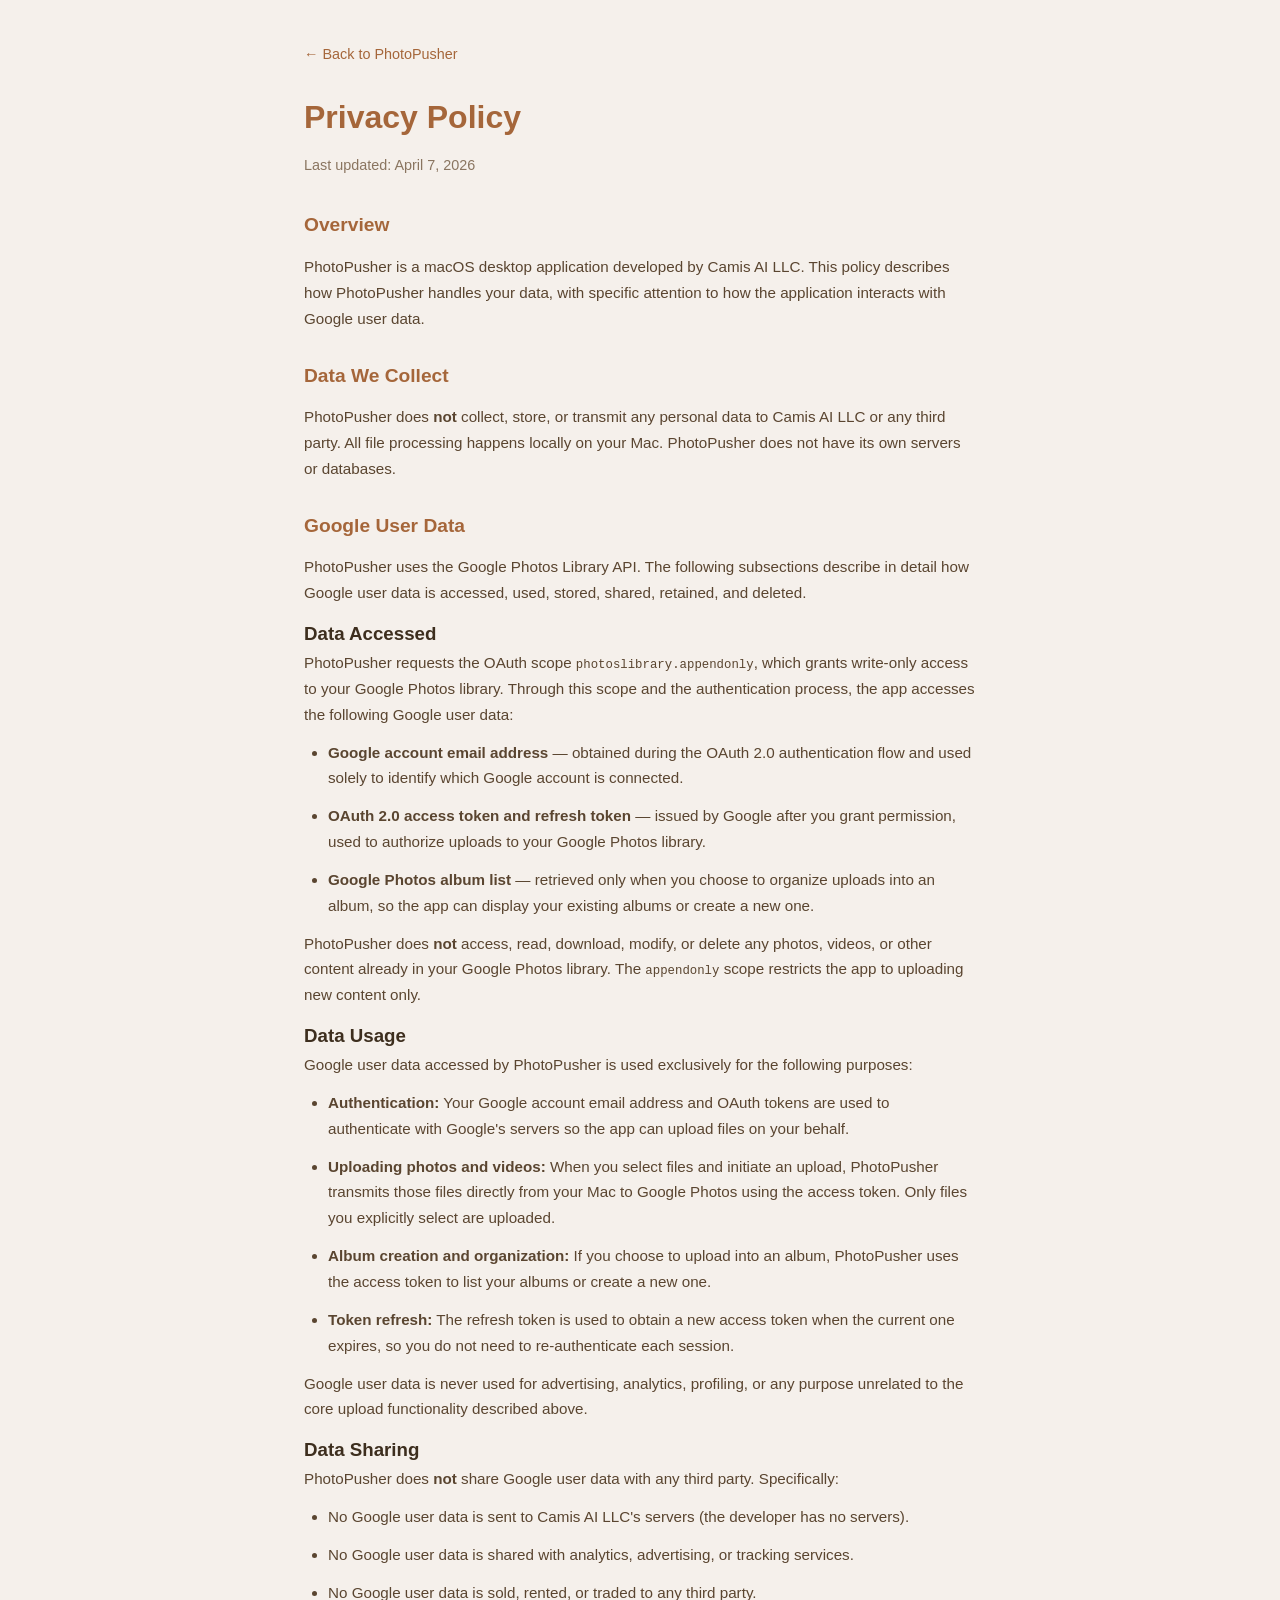
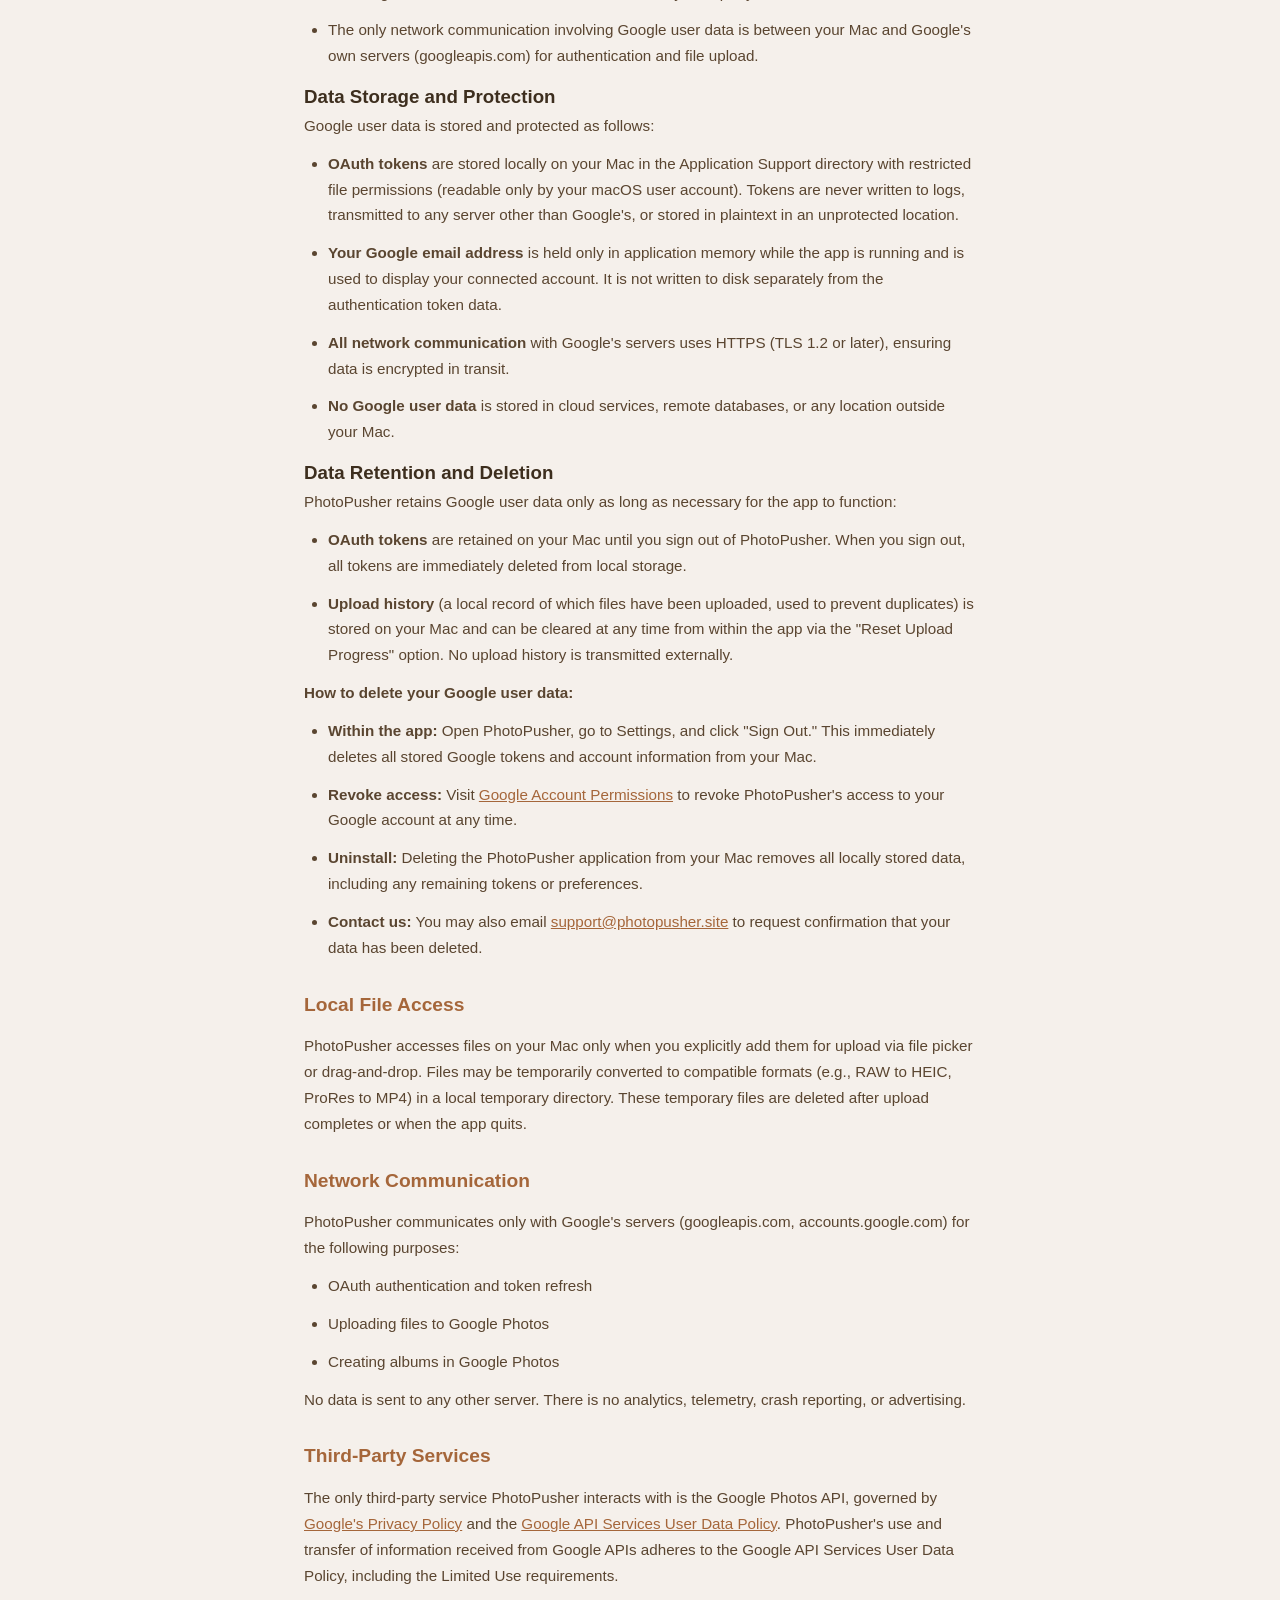
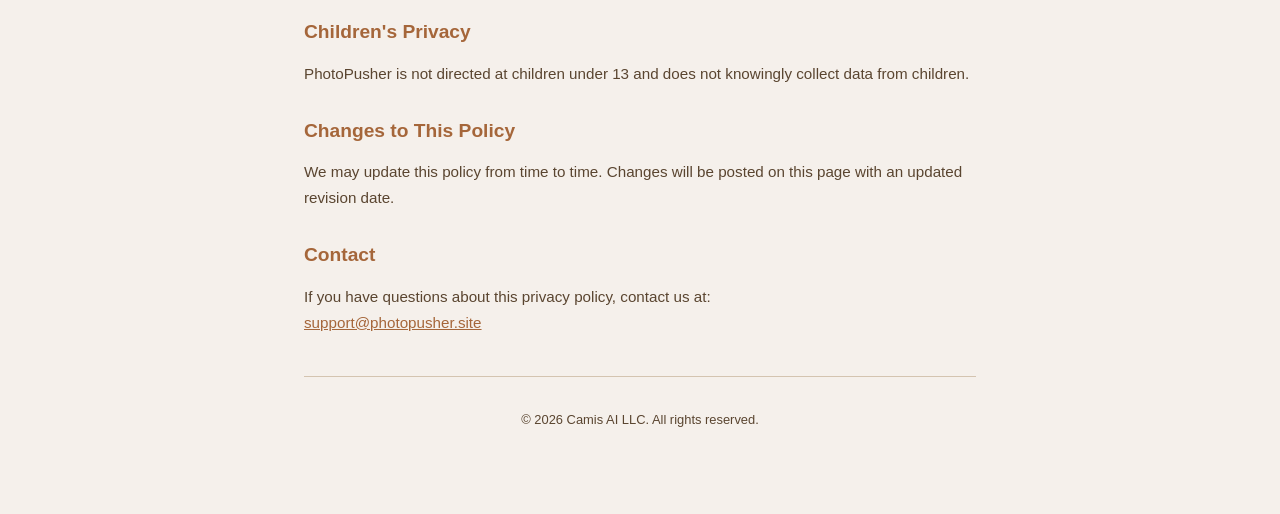
<file: privacy.html>
<!DOCTYPE html>
<html lang="en">
<head>
    <meta charset="UTF-8">
    <meta name="viewport" content="width=device-width, initial-scale=1.0">
    <title>Privacy Policy — PhotoPusher</title>
    <style>
        * { margin: 0; padding: 0; box-sizing: border-box; }
        body {
            font-family: -apple-system, BlinkMacSystemFont, "Segoe UI", Roboto, sans-serif;
            background: #f5f0eb;
            color: #3d2e1e;
            line-height: 1.7;
        }
        .container { max-width: 720px; margin: 0 auto; padding: 40px 24px; }
        h1 {
            font-size: 2em;
            font-weight: 700;
            color: #a5663a;
            margin-bottom: 8px;
        }
        .updated { font-size: 0.9em; color: #8a7560; margin-bottom: 32px; }
        h2 { font-size: 1.2em; color: #a5663a; margin: 28px 0 12px; }
        p, li { font-size: 0.95em; color: #5a4530; margin-bottom: 12px; }
        ul { padding-left: 24px; margin-bottom: 12px; }
        a { color: #a5663a; }
        .back { display: inline-block; margin-bottom: 24px; color: #a5663a; text-decoration: none; font-size: 0.9em; }
        .back:hover { text-decoration: underline; }
        footer {
            text-align: center;
            padding: 32px 0;
            font-size: 0.85em;
            color: #8a7560;
            border-top: 1px solid #d4c4b0;
            margin-top: 40px;
        }
    </style>
</head>
<body>
    <div class="container">
        <a href="./" class="back">&larr; Back to PhotoPusher</a>
        <h1>Privacy Policy</h1>
        <p class="updated">Last updated: April 7, 2026</p>

        <h2>Overview</h2>
        <p>PhotoPusher is a macOS desktop application developed by Camis AI LLC. This policy describes how PhotoPusher handles your data, with specific attention to how the application interacts with Google user data.</p>

        <h2>Data We Collect</h2>
        <p>PhotoPusher does <strong>not</strong> collect, store, or transmit any personal data to Camis AI LLC or any third party. All file processing happens locally on your Mac. PhotoPusher does not have its own servers or databases.</p>

        <h2>Google User Data</h2>
        <p>PhotoPusher uses the Google Photos Library API. The following subsections describe in detail how Google user data is accessed, used, stored, shared, retained, and deleted.</p>

        <h3>Data Accessed</h3>
        <p>PhotoPusher requests the OAuth scope <code>photoslibrary.appendonly</code>, which grants write-only access to your Google Photos library. Through this scope and the authentication process, the app accesses the following Google user data:</p>
        <ul>
            <li><strong>Google account email address</strong> — obtained during the OAuth 2.0 authentication flow and used solely to identify which Google account is connected.</li>
            <li><strong>OAuth 2.0 access token and refresh token</strong> — issued by Google after you grant permission, used to authorize uploads to your Google Photos library.</li>
            <li><strong>Google Photos album list</strong> — retrieved only when you choose to organize uploads into an album, so the app can display your existing albums or create a new one.</li>
        </ul>
        <p>PhotoPusher does <strong>not</strong> access, read, download, modify, or delete any photos, videos, or other content already in your Google Photos library. The <code>appendonly</code> scope restricts the app to uploading new content only.</p>

        <h3>Data Usage</h3>
        <p>Google user data accessed by PhotoPusher is used exclusively for the following purposes:</p>
        <ul>
            <li><strong>Authentication:</strong> Your Google account email address and OAuth tokens are used to authenticate with Google's servers so the app can upload files on your behalf.</li>
            <li><strong>Uploading photos and videos:</strong> When you select files and initiate an upload, PhotoPusher transmits those files directly from your Mac to Google Photos using the access token. Only files you explicitly select are uploaded.</li>
            <li><strong>Album creation and organization:</strong> If you choose to upload into an album, PhotoPusher uses the access token to list your albums or create a new one.</li>
            <li><strong>Token refresh:</strong> The refresh token is used to obtain a new access token when the current one expires, so you do not need to re-authenticate each session.</li>
        </ul>
        <p>Google user data is never used for advertising, analytics, profiling, or any purpose unrelated to the core upload functionality described above.</p>

        <h3>Data Sharing</h3>
        <p>PhotoPusher does <strong>not</strong> share Google user data with any third party. Specifically:</p>
        <ul>
            <li>No Google user data is sent to Camis AI LLC's servers (the developer has no servers).</li>
            <li>No Google user data is shared with analytics, advertising, or tracking services.</li>
            <li>No Google user data is sold, rented, or traded to any third party.</li>
            <li>The only network communication involving Google user data is between your Mac and Google's own servers (googleapis.com) for authentication and file upload.</li>
        </ul>

        <h3>Data Storage and Protection</h3>
        <p>Google user data is stored and protected as follows:</p>
        <ul>
            <li><strong>OAuth tokens</strong> are stored locally on your Mac in the Application Support directory with restricted file permissions (readable only by your macOS user account). Tokens are never written to logs, transmitted to any server other than Google's, or stored in plaintext in an unprotected location.</li>
            <li><strong>Your Google email address</strong> is held only in application memory while the app is running and is used to display your connected account. It is not written to disk separately from the authentication token data.</li>
            <li><strong>All network communication</strong> with Google's servers uses HTTPS (TLS 1.2 or later), ensuring data is encrypted in transit.</li>
            <li><strong>No Google user data</strong> is stored in cloud services, remote databases, or any location outside your Mac.</li>
        </ul>

        <h3>Data Retention and Deletion</h3>
        <p>PhotoPusher retains Google user data only as long as necessary for the app to function:</p>
        <ul>
            <li><strong>OAuth tokens</strong> are retained on your Mac until you sign out of PhotoPusher. When you sign out, all tokens are immediately deleted from local storage.</li>
            <li><strong>Upload history</strong> (a local record of which files have been uploaded, used to prevent duplicates) is stored on your Mac and can be cleared at any time from within the app via the "Reset Upload Progress" option. No upload history is transmitted externally.</li>
        </ul>
        <p><strong>How to delete your Google user data:</strong></p>
        <ul>
            <li><strong>Within the app:</strong> Open PhotoPusher, go to Settings, and click "Sign Out." This immediately deletes all stored Google tokens and account information from your Mac.</li>
            <li><strong>Revoke access:</strong> Visit <a href="https://myaccount.google.com/permissions" target="_blank">Google Account Permissions</a> to revoke PhotoPusher's access to your Google account at any time.</li>
            <li><strong>Uninstall:</strong> Deleting the PhotoPusher application from your Mac removes all locally stored data, including any remaining tokens or preferences.</li>
            <li><strong>Contact us:</strong> You may also email <a href="mailto:support@photopusher.site">support@photopusher.site</a> to request confirmation that your data has been deleted.</li>
        </ul>

        <h2>Local File Access</h2>
        <p>PhotoPusher accesses files on your Mac only when you explicitly add them for upload via file picker or drag-and-drop. Files may be temporarily converted to compatible formats (e.g., RAW to HEIC, ProRes to MP4) in a local temporary directory. These temporary files are deleted after upload completes or when the app quits.</p>

        <h2>Network Communication</h2>
        <p>PhotoPusher communicates only with Google's servers (googleapis.com, accounts.google.com) for the following purposes:</p>
        <ul>
            <li>OAuth authentication and token refresh</li>
            <li>Uploading files to Google Photos</li>
            <li>Creating albums in Google Photos</li>
        </ul>
        <p>No data is sent to any other server. There is no analytics, telemetry, crash reporting, or advertising.</p>

        <h2>Third-Party Services</h2>
        <p>The only third-party service PhotoPusher interacts with is the Google Photos API, governed by <a href="https://policies.google.com/privacy" target="_blank">Google's Privacy Policy</a> and the <a href="https://developers.google.com/terms/api-services-user-data-policy" target="_blank">Google API Services User Data Policy</a>. PhotoPusher's use and transfer of information received from Google APIs adheres to the Google API Services User Data Policy, including the Limited Use requirements.</p>

        <h2>Children's Privacy</h2>
        <p>PhotoPusher is not directed at children under 13 and does not knowingly collect data from children.</p>

        <h2>Changes to This Policy</h2>
        <p>We may update this policy from time to time. Changes will be posted on this page with an updated revision date.</p>

        <h2>Contact</h2>
        <p>If you have questions about this privacy policy, contact us at:<br>
        <a href="mailto:support@photopusher.site">support@photopusher.site</a></p>

        <footer>
            <p>&copy; 2026 Camis AI LLC. All rights reserved.</p>
        </footer>
    </div>
</body>
</html>
</file>
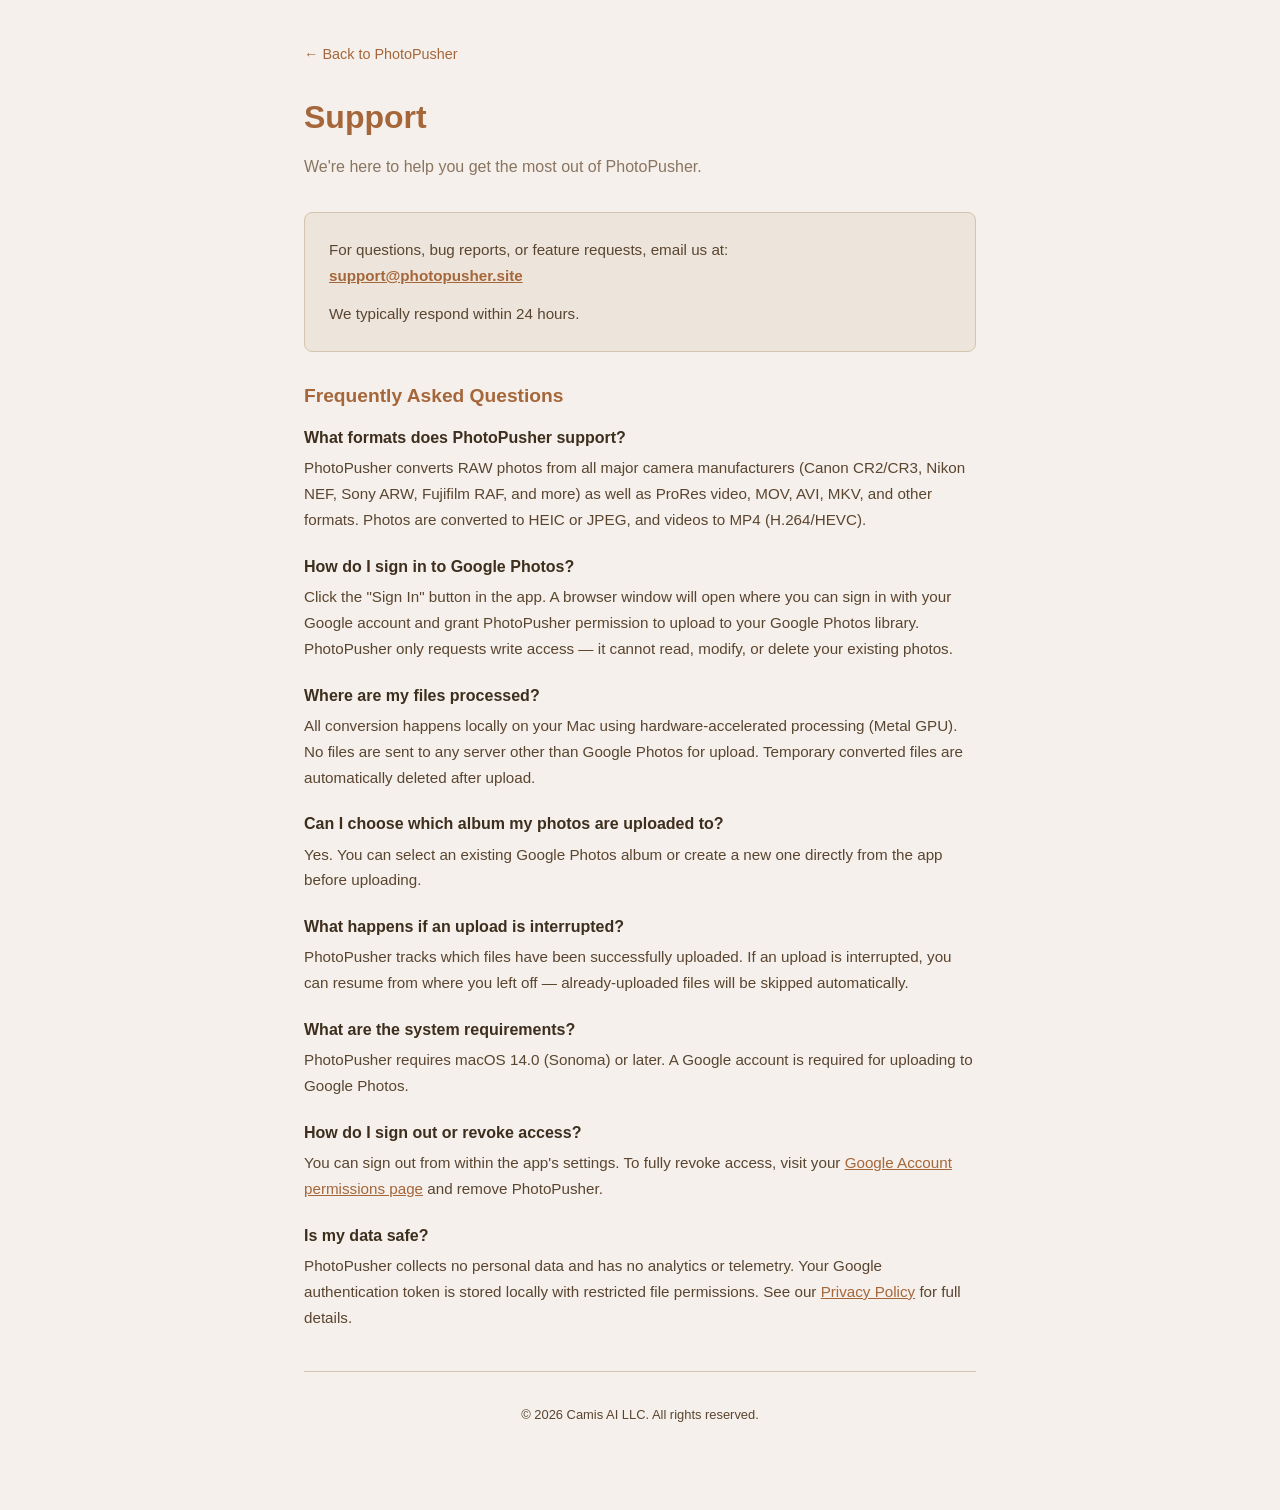
<file: support.html>
<!DOCTYPE html>
<html lang="en">
<head>
    <meta charset="UTF-8">
    <meta name="viewport" content="width=device-width, initial-scale=1.0">
    <title>Support — PhotoPusher</title>
    <style>
        * { margin: 0; padding: 0; box-sizing: border-box; }
        body {
            font-family: -apple-system, BlinkMacSystemFont, "Segoe UI", Roboto, sans-serif;
            background: #f5f0eb;
            color: #3d2e1e;
            line-height: 1.7;
        }
        .container { max-width: 720px; margin: 0 auto; padding: 40px 24px; }
        h1 {
            font-size: 2em;
            font-weight: 700;
            color: #a5663a;
            margin-bottom: 8px;
        }
        .subtitle { font-size: 1em; color: #8a7560; margin-bottom: 32px; }
        h2 { font-size: 1.2em; color: #a5663a; margin: 28px 0 12px; }
        p, li { font-size: 0.95em; color: #5a4530; margin-bottom: 12px; }
        ul { padding-left: 24px; margin-bottom: 12px; }
        a { color: #a5663a; }
        .back { display: inline-block; margin-bottom: 24px; color: #a5663a; text-decoration: none; font-size: 0.9em; }
        .back:hover { text-decoration: underline; }
        .contact-box {
            background: #ede5db;
            border: 1px solid #d4c4b0;
            border-radius: 8px;
            padding: 24px;
            margin: 24px 0;
        }
        .contact-box a {
            font-weight: 600;
        }
        .faq-item {
            margin-bottom: 20px;
        }
        .faq-item strong {
            display: block;
            color: #3d2e1e;
            margin-bottom: 4px;
        }
        footer {
            text-align: center;
            padding: 32px 0;
            font-size: 0.85em;
            color: #8a7560;
            border-top: 1px solid #d4c4b0;
            margin-top: 40px;
        }
    </style>
</head>
<body>
    <div class="container">
        <a href="./" class="back">&larr; Back to PhotoPusher</a>
        <h1>Support</h1>
        <p class="subtitle">We're here to help you get the most out of PhotoPusher.</p>

        <div class="contact-box">
            <p>For questions, bug reports, or feature requests, email us at:<br>
            <a href="mailto:support@photopusher.site">support@photopusher.site</a></p>
            <p style="margin-bottom: 0;">We typically respond within 24 hours.</p>
        </div>

        <h2>Frequently Asked Questions</h2>

        <div class="faq-item">
            <strong>What formats does PhotoPusher support?</strong>
            <p>PhotoPusher converts RAW photos from all major camera manufacturers (Canon CR2/CR3, Nikon NEF, Sony ARW, Fujifilm RAF, and more) as well as ProRes video, MOV, AVI, MKV, and other formats. Photos are converted to HEIC or JPEG, and videos to MP4 (H.264/HEVC).</p>
        </div>

        <div class="faq-item">
            <strong>How do I sign in to Google Photos?</strong>
            <p>Click the "Sign In" button in the app. A browser window will open where you can sign in with your Google account and grant PhotoPusher permission to upload to your Google Photos library. PhotoPusher only requests write access — it cannot read, modify, or delete your existing photos.</p>
        </div>

        <div class="faq-item">
            <strong>Where are my files processed?</strong>
            <p>All conversion happens locally on your Mac using hardware-accelerated processing (Metal GPU). No files are sent to any server other than Google Photos for upload. Temporary converted files are automatically deleted after upload.</p>
        </div>

        <div class="faq-item">
            <strong>Can I choose which album my photos are uploaded to?</strong>
            <p>Yes. You can select an existing Google Photos album or create a new one directly from the app before uploading.</p>
        </div>

        <div class="faq-item">
            <strong>What happens if an upload is interrupted?</strong>
            <p>PhotoPusher tracks which files have been successfully uploaded. If an upload is interrupted, you can resume from where you left off — already-uploaded files will be skipped automatically.</p>
        </div>

        <div class="faq-item">
            <strong>What are the system requirements?</strong>
            <p>PhotoPusher requires macOS 14.0 (Sonoma) or later. A Google account is required for uploading to Google Photos.</p>
        </div>

        <div class="faq-item">
            <strong>How do I sign out or revoke access?</strong>
            <p>You can sign out from within the app's settings. To fully revoke access, visit your <a href="https://myaccount.google.com/permissions" target="_blank">Google Account permissions page</a> and remove PhotoPusher.</p>
        </div>

        <div class="faq-item">
            <strong>Is my data safe?</strong>
            <p>PhotoPusher collects no personal data and has no analytics or telemetry. Your Google authentication token is stored locally with restricted file permissions. See our <a href="/privacy">Privacy Policy</a> for full details.</p>
        </div>

        <footer>
            <p>&copy; 2026 Camis AI LLC. All rights reserved.</p>
        </footer>
    </div>
</body>
</html>
</file>
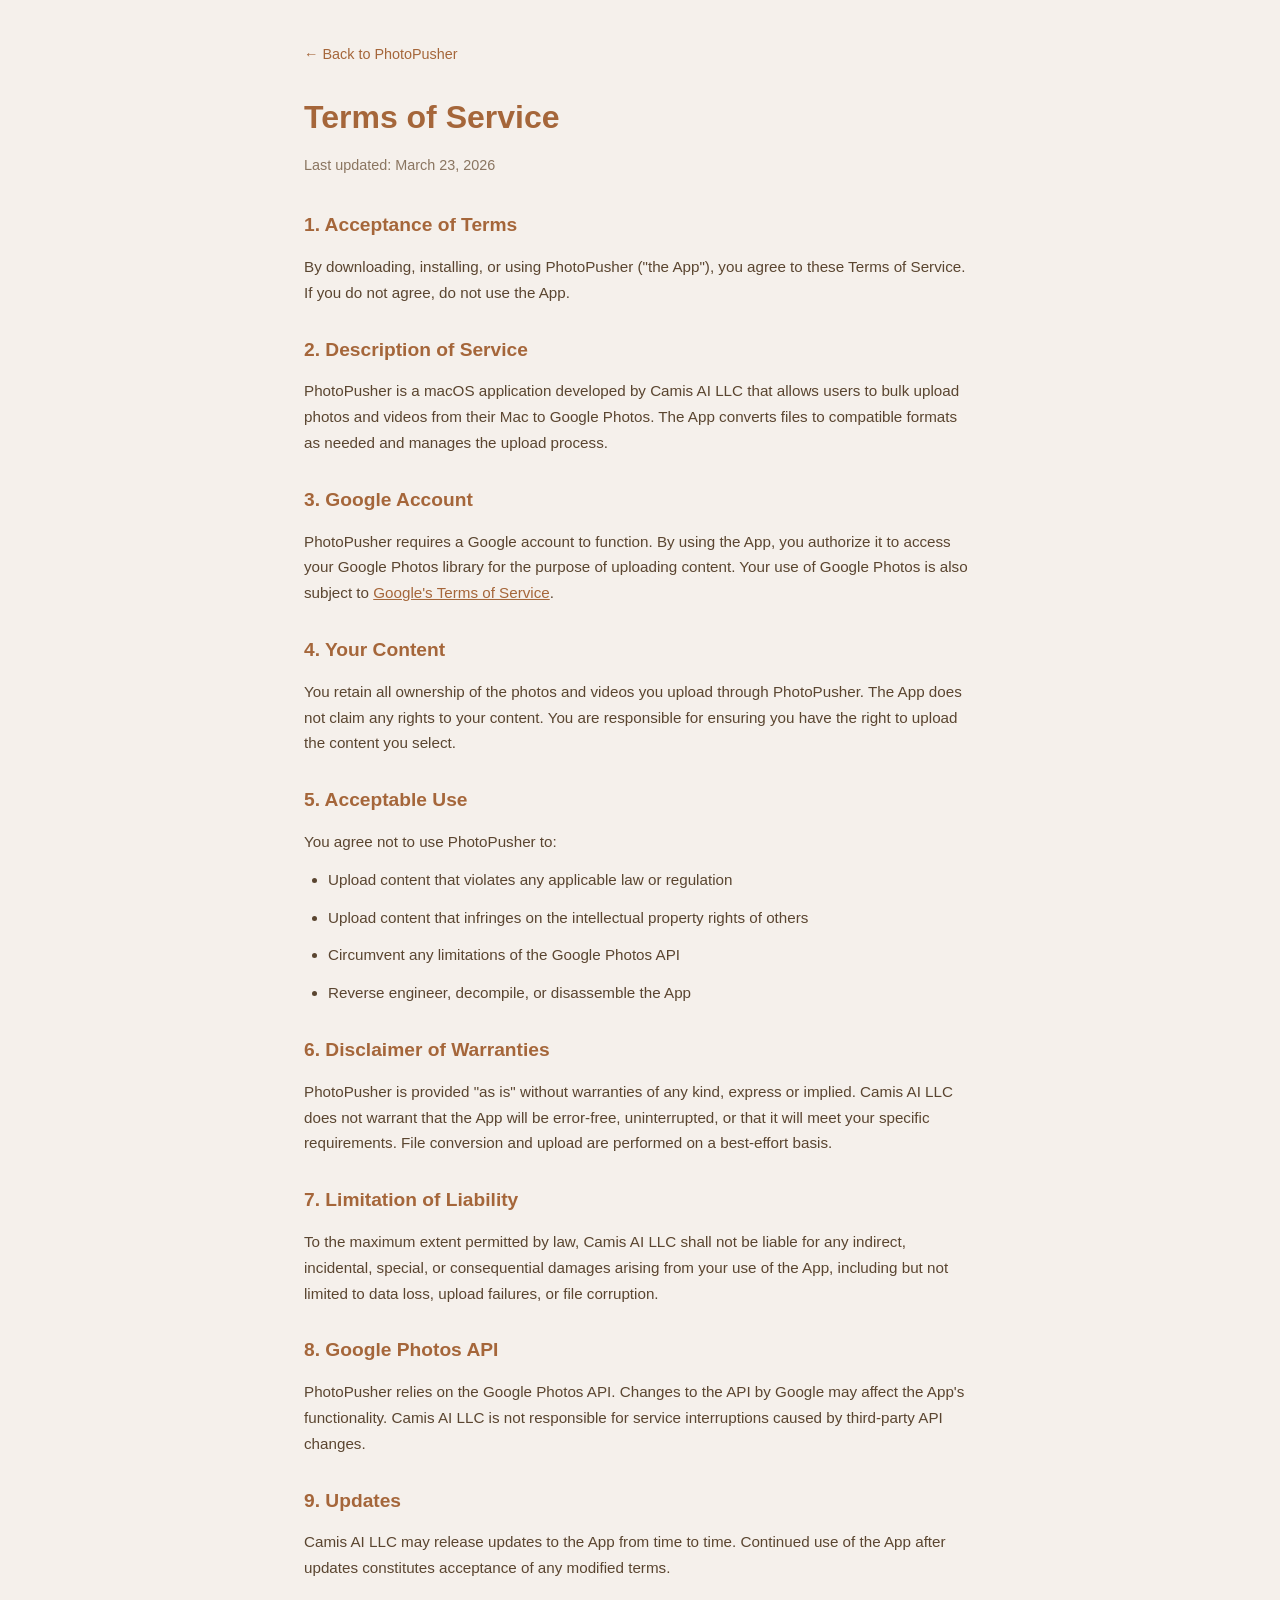
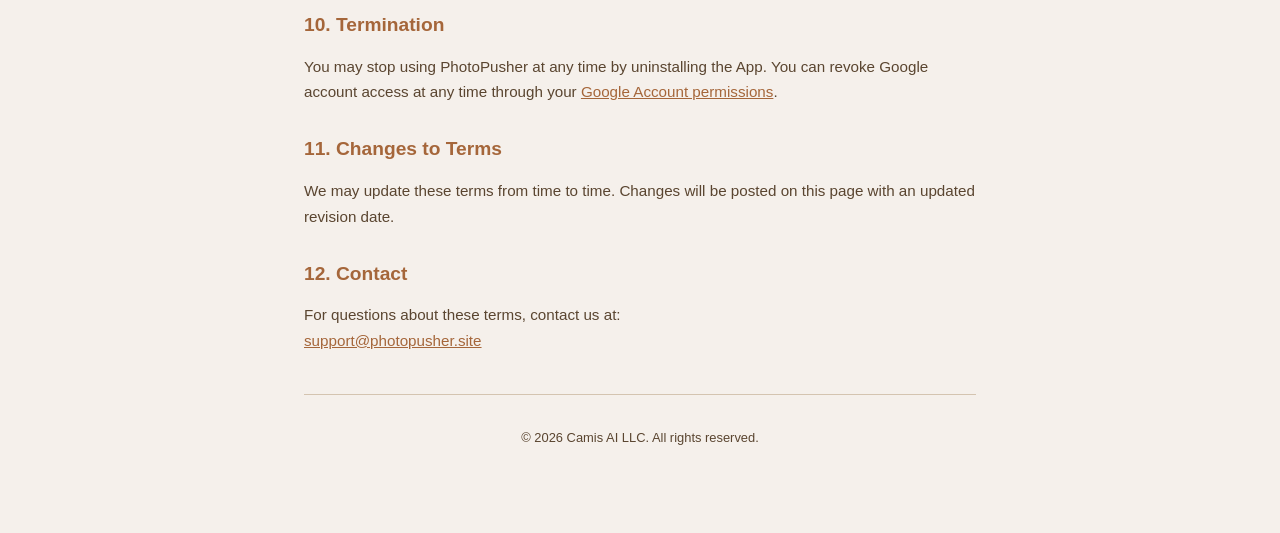
<file: terms.html>
<!DOCTYPE html>
<html lang="en">
<head>
    <meta charset="UTF-8">
    <meta name="viewport" content="width=device-width, initial-scale=1.0">
    <title>Terms of Service — PhotoPusher</title>
    <style>
        * { margin: 0; padding: 0; box-sizing: border-box; }
        body {
            font-family: -apple-system, BlinkMacSystemFont, "Segoe UI", Roboto, sans-serif;
            background: #f5f0eb;
            color: #3d2e1e;
            line-height: 1.7;
        }
        .container { max-width: 720px; margin: 0 auto; padding: 40px 24px; }
        h1 {
            font-size: 2em;
            font-weight: 700;
            color: #a5663a;
            margin-bottom: 8px;
        }
        .updated { font-size: 0.9em; color: #8a7560; margin-bottom: 32px; }
        h2 { font-size: 1.2em; color: #a5663a; margin: 28px 0 12px; }
        p, li { font-size: 0.95em; color: #5a4530; margin-bottom: 12px; }
        ul, ol { padding-left: 24px; margin-bottom: 12px; }
        a { color: #a5663a; }
        .back { display: inline-block; margin-bottom: 24px; color: #a5663a; text-decoration: none; font-size: 0.9em; }
        .back:hover { text-decoration: underline; }
        footer {
            text-align: center;
            padding: 32px 0;
            font-size: 0.85em;
            color: #8a7560;
            border-top: 1px solid #d4c4b0;
            margin-top: 40px;
        }
    </style>
</head>
<body>
    <div class="container">
        <a href="./" class="back">&larr; Back to PhotoPusher</a>
        <h1>Terms of Service</h1>
        <p class="updated">Last updated: March 23, 2026</p>

        <h2>1. Acceptance of Terms</h2>
        <p>By downloading, installing, or using PhotoPusher ("the App"), you agree to these Terms of Service. If you do not agree, do not use the App.</p>

        <h2>2. Description of Service</h2>
        <p>PhotoPusher is a macOS application developed by Camis AI LLC that allows users to bulk upload photos and videos from their Mac to Google Photos. The App converts files to compatible formats as needed and manages the upload process.</p>

        <h2>3. Google Account</h2>
        <p>PhotoPusher requires a Google account to function. By using the App, you authorize it to access your Google Photos library for the purpose of uploading content. Your use of Google Photos is also subject to <a href="https://policies.google.com/terms" target="_blank">Google's Terms of Service</a>.</p>

        <h2>4. Your Content</h2>
        <p>You retain all ownership of the photos and videos you upload through PhotoPusher. The App does not claim any rights to your content. You are responsible for ensuring you have the right to upload the content you select.</p>

        <h2>5. Acceptable Use</h2>
        <p>You agree not to use PhotoPusher to:</p>
        <ul>
            <li>Upload content that violates any applicable law or regulation</li>
            <li>Upload content that infringes on the intellectual property rights of others</li>
            <li>Circumvent any limitations of the Google Photos API</li>
            <li>Reverse engineer, decompile, or disassemble the App</li>
        </ul>

        <h2>6. Disclaimer of Warranties</h2>
        <p>PhotoPusher is provided "as is" without warranties of any kind, express or implied. Camis AI LLC does not warrant that the App will be error-free, uninterrupted, or that it will meet your specific requirements. File conversion and upload are performed on a best-effort basis.</p>

        <h2>7. Limitation of Liability</h2>
        <p>To the maximum extent permitted by law, Camis AI LLC shall not be liable for any indirect, incidental, special, or consequential damages arising from your use of the App, including but not limited to data loss, upload failures, or file corruption.</p>

        <h2>8. Google Photos API</h2>
        <p>PhotoPusher relies on the Google Photos API. Changes to the API by Google may affect the App's functionality. Camis AI LLC is not responsible for service interruptions caused by third-party API changes.</p>

        <h2>9. Updates</h2>
        <p>Camis AI LLC may release updates to the App from time to time. Continued use of the App after updates constitutes acceptance of any modified terms.</p>

        <h2>10. Termination</h2>
        <p>You may stop using PhotoPusher at any time by uninstalling the App. You can revoke Google account access at any time through your <a href="https://myaccount.google.com/permissions" target="_blank">Google Account permissions</a>.</p>

        <h2>11. Changes to Terms</h2>
        <p>We may update these terms from time to time. Changes will be posted on this page with an updated revision date.</p>

        <h2>12. Contact</h2>
        <p>For questions about these terms, contact us at:<br>
        <a href="mailto:support@photopusher.site">support@photopusher.site</a></p>

        <footer>
            <p>&copy; 2026 Camis AI LLC. All rights reserved.</p>
        </footer>
    </div>
</body>
</html>
</file>
